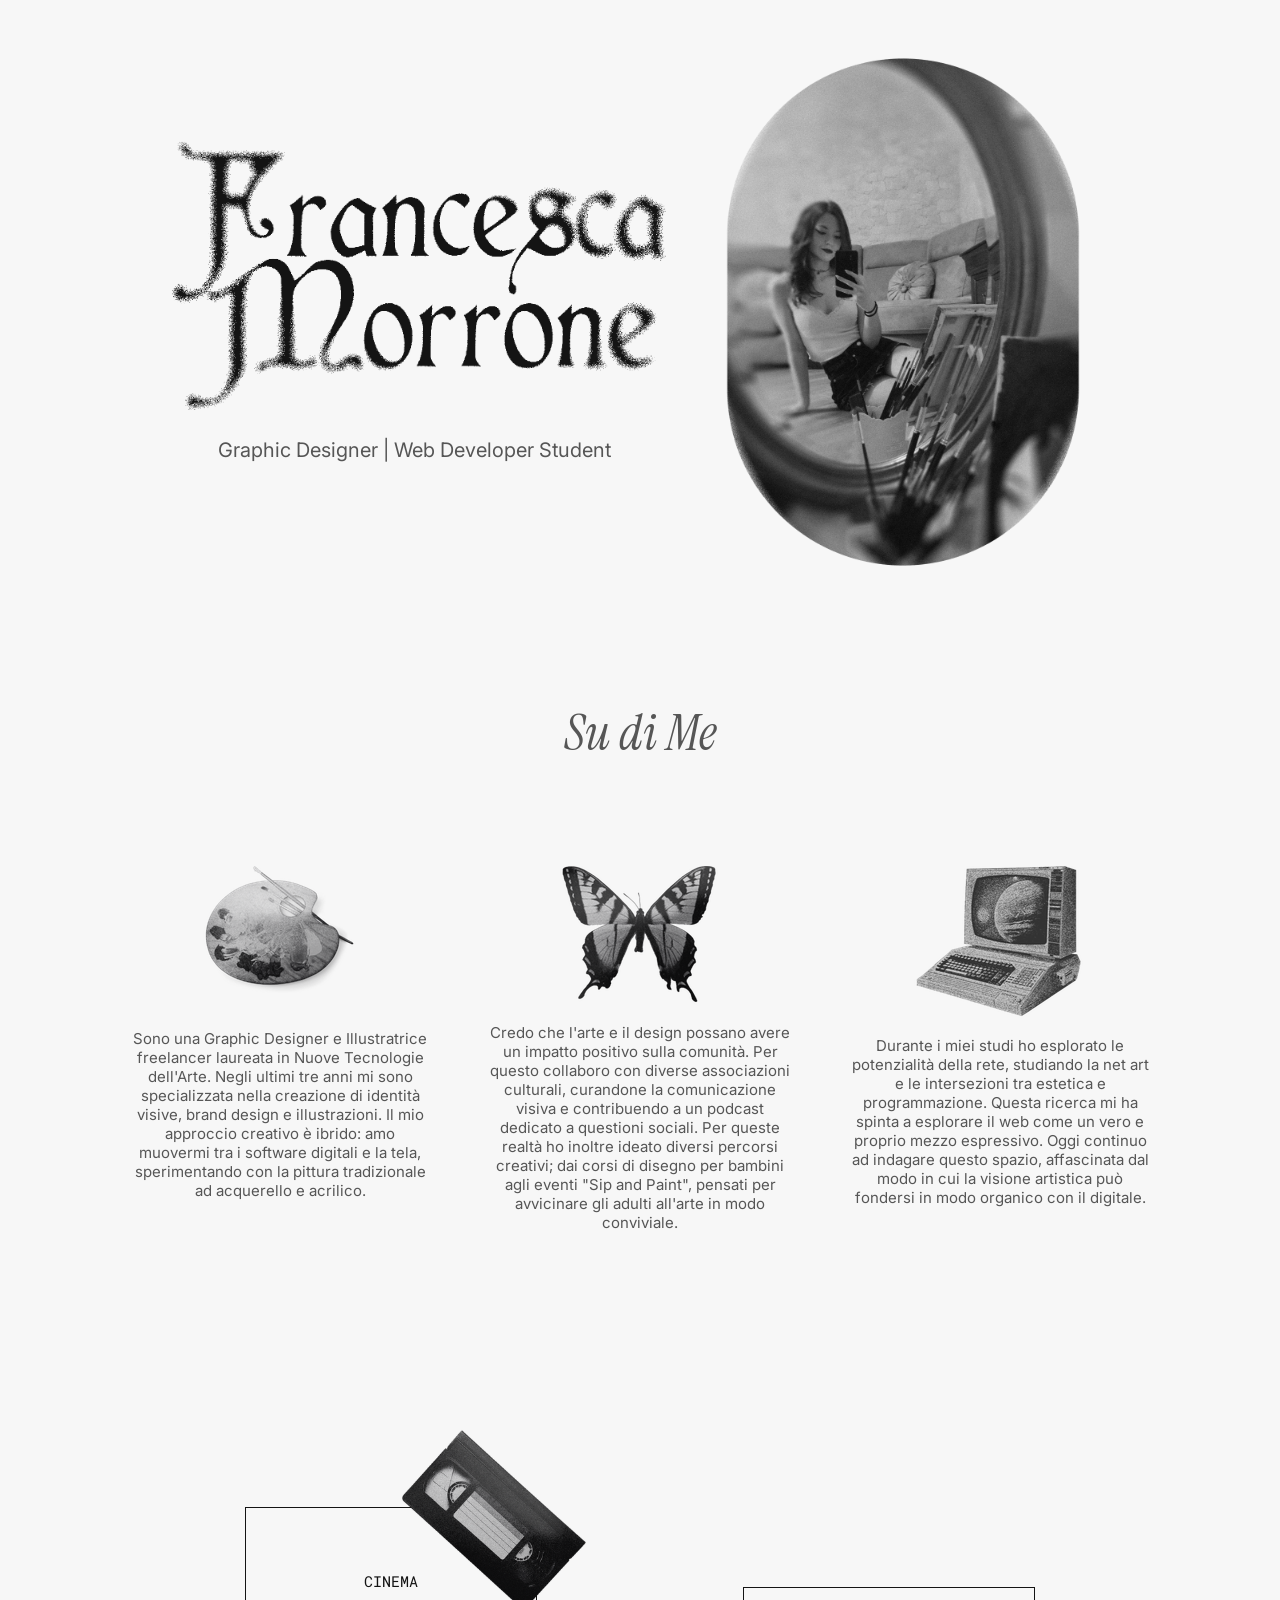
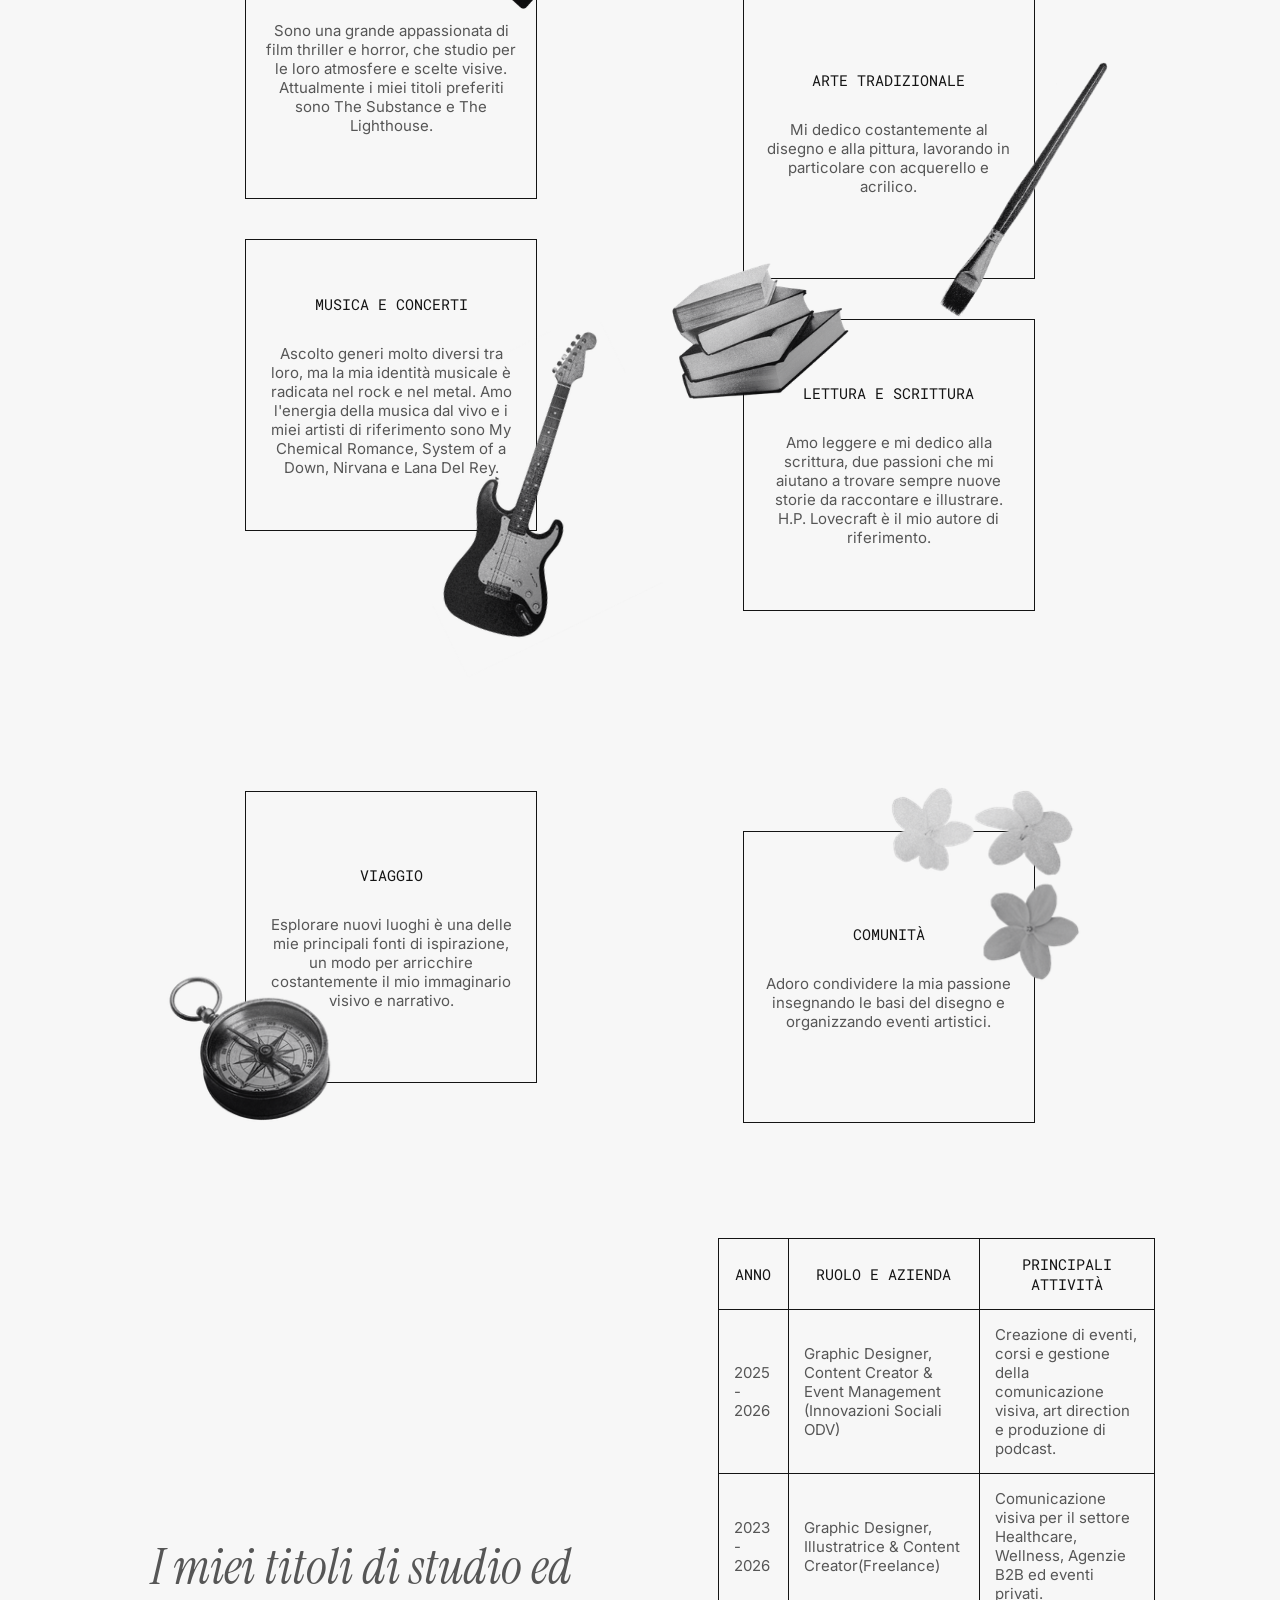
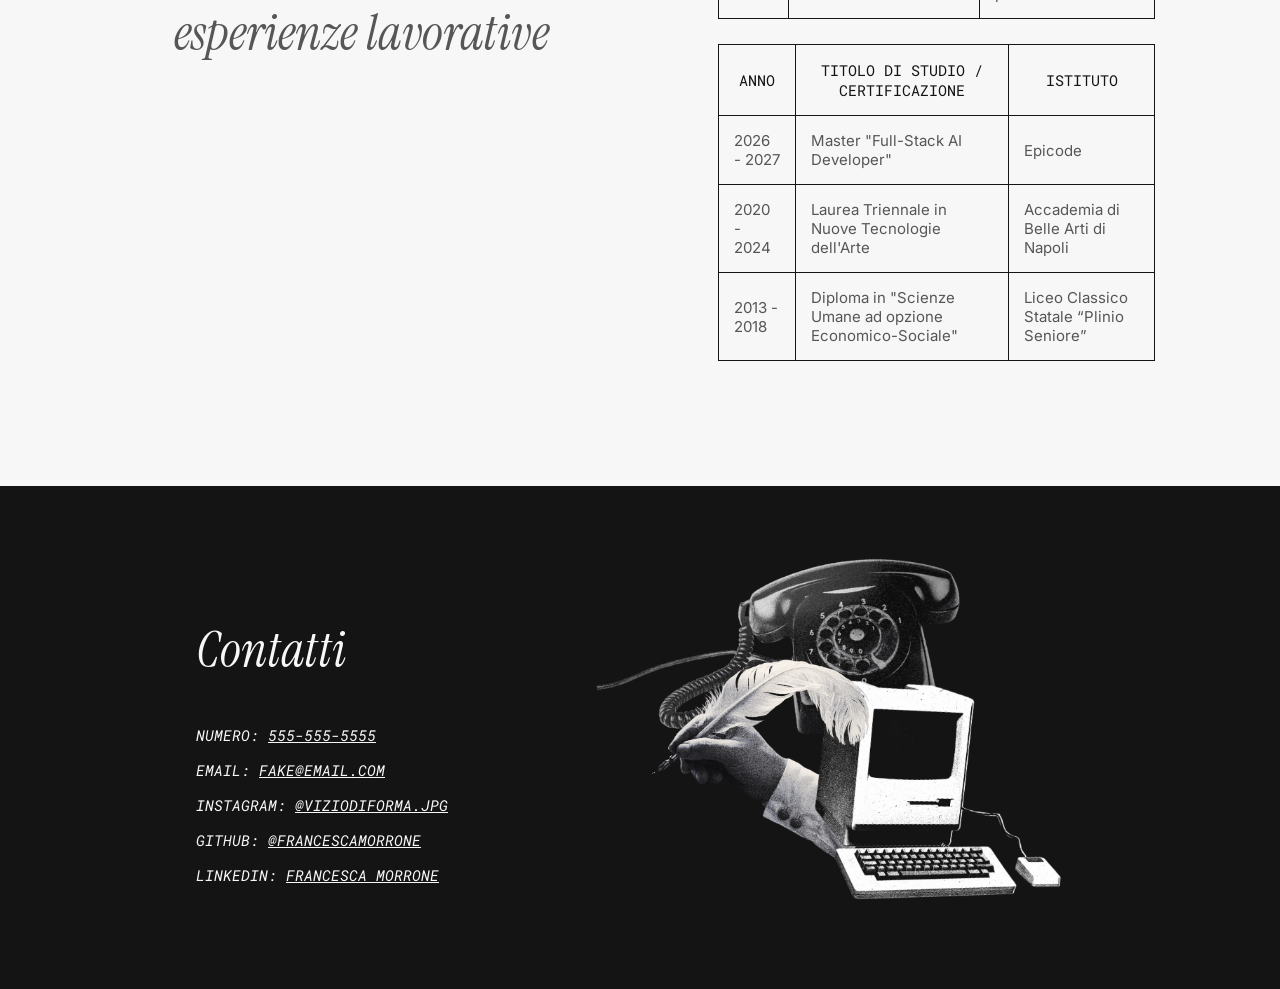
<file: index.html>
<!DOCTYPE html>
<html lang="it">
<head>
    <meta charset="UTF-8">
    <meta name="viewport" content="width=device-width, initial-scale=1.0">
    <link rel="stylesheet" href="style.css">
    <link rel="icon" type="image/png" href="immagini/butterfly.png">
    <title>Pagina di presentazione di Francesca Morrone</title>
</head>

<body>
    <header>
        <div id="header-left">
            <img 
            src="immagini/Senza titolo-2.png" 
            id="name"
            alt="scritta Francesca Morrone"/>
            <h1>Graphic Designer | Web Developer Student</h1>
        </div>

         <img 
            id="portrait"
            src="immagini/fotobew.png"
            alt="Foto di Francesca" />
    </header>

    <main>

        <section>
            <h2 class="title">Su di Me</h2>
            <div class="bio-section">
            
            <div class="paragraph">
            <img src="immagini/art.png" alt="una tavolozza artistica" id="color-palette">
            <p class="info">
                Sono una Graphic Designer e Illustratrice freelancer laureata in Nuove Tecnologie dell'Arte. Negli ultimi tre anni mi sono specializzata nella creazione di identità visive, brand design e illustrazioni. Il mio approccio creativo è ibrido: amo muovermi tra i software digitali e la tela, sperimentando con la pittura tradizionale ad acquerello e acrilico.
            </p>
            </div>

            <div class="paragraph">
            <img src="immagini/butterfly.png" alt="farfalla" id="butterfly">
            <p class="info">
                Credo che l'arte e il design possano avere un impatto positivo sulla comunità. Per questo collaboro con diverse associazioni culturali, curandone la comunicazione visiva e contribuendo a un podcast dedicato a questioni sociali. Per queste realtà ho inoltre ideato diversi percorsi creativi; dai corsi di disegno per bambini agli eventi "Sip and Paint", pensati per avvicinare gli adulti all'arte in modo conviviale.
            </p>
            </div>

            <div class="paragraph">
            <img src="immagini/computer.png" alt="computer vintage" id="vintage-computer">
            <p class="info">
                Durante i miei studi ho esplorato le potenzialità della rete, studiando la net art e le intersezioni tra estetica e programmazione. Questa ricerca mi ha spinta a esplorare il web come un vero e proprio mezzo espressivo.
                Oggi continuo ad indagare questo spazio, affascinata dal modo in cui la visione artistica può fondersi in modo organico con il digitale.
            </p>
            </div>

            </div>
        </section>

        <section class="hobbies-section">
            <div class="hobby-item" id="cinema">
                <img src="immagini/movies.png" alt="vhs" class="img-vhs deco-img">
                <h3>CINEMA</h3>
                <p>Sono una grande appassionata di film thriller e horror, che studio per le loro atmosfere e scelte visive. 
                    Attualmente i miei titoli preferiti sono The Substance e The Lighthouse.</p>
            </div>

            <div class="hobby-item">
                <img src="immagini/painting.png" alt="pennello" class="deco-img img-brush">
                <h3>ARTE TRADIZIONALE</h3>
                <p>Mi dedico costantemente al disegno e alla pittura, lavorando in particolare con acquerello e acrilico.</p>
            </div>

            <div class="hobby-item">
                <img src="immagini/guitar.png" alt="chitarra" class="deco-img img-guitar">
                <h3>MUSICA E CONCERTI</h3>
                <p>Ascolto generi molto diversi tra loro, ma la mia identità musicale è radicata nel rock e nel metal. Amo l'energia della musica dal vivo e i miei artisti di riferimento sono My Chemical Romance, System of a Down, Nirvana e Lana Del Rey.</p>
            </div>

            <div class="hobby-item">
                <img src="immagini/books.png" alt="libri" class="deco-img img-books">
                <h3>LETTURA E SCRITTURA</h3>
                <p>Amo leggere e mi dedico alla scrittura, due passioni che mi aiutano a trovare sempre nuove storie da raccontare e illustrare.
                    H.P. Lovecraft è il mio autore di riferimento.</p>
            </div>

            <div class="hobby-item">
                <img src="immagini/travel.png" alt="bussola" class="deco-img img-travel">
                <h3>VIAGGIO</h3>
                <p>Esplorare nuovi luoghi è una delle mie principali fonti di ispirazione, un modo per arricchire costantemente il mio immaginario visivo e narrativo.
                </p>
            </div>

            <div class="hobby-item">
                <img src="immagini/flowers.png" alt="flowers" class="deco-img img-flowers">
                <h3>COMUNITà</h3>
                <p> Adoro condividere la mia passione insegnando le basi del disegno e organizzando eventi artistici.</p>
            </div>
        </section>

        <section class="table-section">
            <h2 class="title">I miei titoli di studio ed esperienze lavorative</h2>
            <div>
            <table>
                <thead>
                    <tr class="tabella">
                        <th>Anno</th>
                        <th>Ruolo e Azienda</th>
                        <th>Principali Attività</th>
                    </tr>
                 </thead>

                <tbody>
                    <tr>
                        <td>2025 - 2026</td>
                        <td>Graphic Designer, Content Creator & Event Management (Innovazioni Sociali ODV)</td>
                        <td>Creazione di eventi, corsi e gestione della comunicazione visiva, art direction e produzione di podcast.</td>
                    </tr>

                    <tr>
                        <td>2023 - 2026</td>
                        <td>Graphic Designer, Illustratrice & Content Creator(Freelance)</td>
                        <td>Comunicazione visiva per il settore Healthcare, Wellness, Agenzie B2B ed eventi privati.</td>
                    </tr>
                </tbody>
            </table>

            <table>
                <thead>
                    <thead>
                        <tr class="tabella">
                            <th>Anno</th>
                            <th>Titolo di Studio / Certificazione</th>
                            <th>Istituto</th>
                        </tr>
                    </thead>

                <tbody>
                    <tr>
                        <td>2026 - 2027</td>
                        <td>Master "Full-Stack AI Developer"</td>
                        <td>Epicode</td>
                    </tr>

                    <tr>
                        <td>2020 - 2024</td>
                        <td>Laurea Triennale in Nuove Tecnologie dell'Arte</td>
                        <td>Accademia di Belle Arti di Napoli</td>
                    </tr>

                    <tr>
                        <td>2013 - 2018</td>
                        <td>Diploma in "Scienze Umane ad opzione Economico-Sociale"</td>
                        <td>Liceo Classico Statale “Plinio Seniore”</td>
                    </tr>
                </tbody>
            </table>
            </div>
        </section>
    </main>

         <footer>
            <div class="footer-right">
                <h2 class="title contacts">Contatti</h2>
                <address>
                    <p>Numero: <a href="tel:5555555555">555-555-5555</a></p>
                    <p>Email: <a href="mailto:fake@email.com" target="_blank">fake@email.com</a></p>
                    <p>Instagram: <a href="https://www.instagram.com/viziodiforma.jpg?igsh=MWRxcTFvdWtwbHcyOQ==" target="_blank">@viziodiforma.jpg</a></p>
                    <p>Github: <a href="https://github.com/francescamorrone" target="_blank">@francescamorrone</a></p>
                    <p>Linkedin: <a href="https://www.linkedin.com/feed/" target="_blank">Francesca Morrone</a></p>
                </address>
            </div>

            <div class="footer-left">
                <img src="immagini/contacts.png" alt="collage" id="collage">
            </div>
         </footer>
</body>
</html>
</file>
<file: style.css>
@import url('https://fonts.googleapis.com/css2?family=Roboto+Mono:ital,wght@0,100..700;1,100..700&display=swap');
@import url('https://fonts.googleapis.com/css2?family=Inter:ital,opsz,wght@0,14..32,100..900;1,14..32,100..900&display=swap');
@import url('https://fonts.googleapis.com/css2?family=Instrument+Serif:ital@0;1&display=swap');


body {
    font-family: 'Inter';
    font-weight: 400;
    font-size: 15px;
    background-color: #f7f7f7;
    color: #565656;
    margin: 0;
    padding: 0;
    cursor: crosshair;
}

#header-left {
    display: flex;
    flex-direction: column;
    justify-content: center;
    align-items: center;
    
}

header {
    display: flex;
    flex-direction: row;
    justify-content: center
}

main {
    margin: 100px;
}

#portrait {
    max-height: 600px;
}

#name {
    max-height: 300px;
}


h1 {
    font-family: Inter;
    font-weight: 400;
    font-size: 20px;
}

.title {
    text-align: center;
    font-family: 'instrument serif', serif;
    font-weight: 400;
    font-style: italic;
    font-size: 50px;
}

h3, .tabella, th {
    font-family: 'roboto mono', monospace;
    font-weight: 400;
    font-size: 15px;
    text-transform: uppercase;
    font-style: normal;
    color: #141414;
}

.hobby-item {
    text-align: center;
    border: 1px solid #141414;
    margin: 60px;
    padding: 20px;
    width: 250px;
    height: 250px;
    display: flex;
    justify-content: center;
    align-items: center;
    flex-direction: column;
    position: relative;
}

.deco-img {
    position: absolute;
    z-index: 10;
}

.img-vhs {
    top: -90px;    /* La spinge fuori dal bordo superiore */
    right: -60px;  /* La spinge fuori dal bordo destro */
    width: 200px;  /* Regola la grandezza */
}

.img-brush {
    width: 200px;
    bottom: -40px;
    right: -90px;
}

.img-guitar {
    width: 230px;
    bottom: -135px;
    right: -110px;
    transform: rotate(-10deg);
}

.img-books {
    width: 200px;
    left: -90px;
    top: -60px;
}

.img-travel {
    width: 180px;
    left: -90px;
    bottom: -60px;
}

.img-flowers {
    width: 230px;
    right: -70px;
    top: -60px;
}

.hobbies-section {
    margin-top: 60px;
    display: flex;
    flex-direction: row;
    align-items: center;
    justify-content: space-evenly;
    flex-wrap: wrap;
}

.hobby-item:nth-child(2) {
    transform: translateY(80px);
}

.hobby-item:nth-child(3) {
    transform: translateY(-80px);
}

.hobby-item:nth-child(5) {
    transform: translateY(60px);
}

.hobby-item:nth-child(6) {
    transform: translateY(100px);
}

table, tr, td, th {
    border: 1px solid #141414;
    border-collapse: collapse;
    padding: 15px;
}

table {
    margin: 25px;
    max-width: 700px;
}

.info {
    max-width: 300px;
}

.bio-section {
    text-align: center;
    display: flex;
    flex-direction: row;
    align-items: flex-start;
    justify-content: center;
    gap: 60px;
}

.paragraph {
    display: flex;
    flex-direction: column;
    align-items: center;
    justify-content: center;
}

footer {
    color:#f7f7f7;
    background-color: #141414;
    margin: 0px;
    padding: 60px;
    font-family: roboto mono;
    font-weight: 400;
    font-size: 15px;
    font-style: normal;
    display: flex;
    flex-direction: row;
    align-items: center;
    justify-content: space-evenly;
    
}

address {
    text-transform: uppercase;
}

a {
    color: #f7f7f7;
}

a:visited {
    color: #f7f7f7;
}

.table-section {
    margin-top: 130px;
    display: flex;
    flex-direction: row;
    align-items: center;
    justify-content: space-evenly;
    gap: 70px;
}

.bio-section {
    margin-bottom: 200px;
    margin-top: 100px;
}

#color-palette:hover {
    animation: shake ease-in-out 0.5s;
    animation-iteration-count: infinite;
}

#butterfly:hover {
    animation: shake ease-in-out 0.5s;
    animation-iteration-count: infinite;
}

#vintage-computer:hover {
    animation: shake ease-in-out 0.5s;
    animation-iteration-count: infinite;
}

@keyframes shake {
    0%, 100% { transform: translateX(0) translateY(0); }
    25% { transform: translateX(-3px) translateY(-3px); }
    50% { transform: translateX(3px) translateY(1px); }
    75% { transform: translateX(-3px) translateY(3px); }
}

#collage {
    width: 500px;

}

#collage:hover {
    animation: shake ease-in-out 0.5s;
    animation-iteration-count: infinite;
}

.contacts {
    text-align: left;
}
</file>
